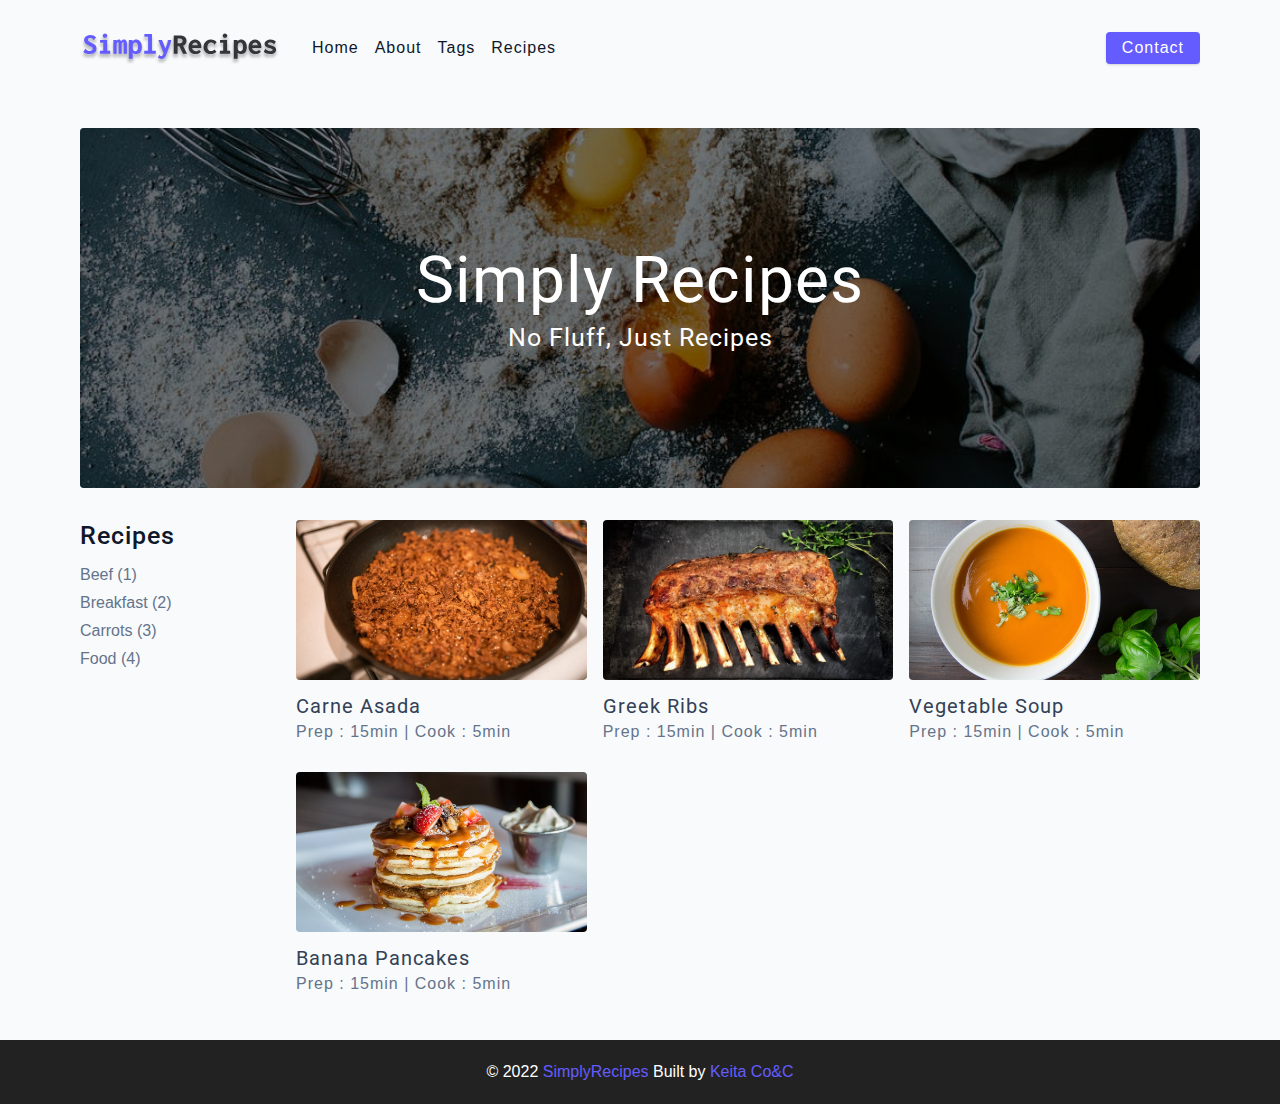
<file: index.html>
<!DOCTYPE html>
<html lang="en">
  <head>
    <meta charset="UTF-8" />
    <meta http-equiv="X-UA-Compatible" content="IE=edge" />
    <meta name="viewport" content="width=device-width, initial-scale=1.0" />
    <title>Simply Recipes || Starter</title>
    <!-- favicon -->
    <link rel="shortcut icon" href="./assets/favicon.ico" type="image/x-icon" />
    <!-- normalize -->
    <link rel="stylesheet" href="./css/normalize.css" />
    <!-- font-awesome -->
    <link
      rel="stylesheet"
      href="https://cdnjs.cloudflare.com/ajax/libs/font-awesome/5.14.0/css/all.min.css"
    />
    <!-- main css -->
    <link rel="stylesheet" href="./css/main.css" />
  </head>
  <body>
    <header>
      <nav class="nav">
        <div class="nav__header">
          <a href="index.html" class="nav__logo">
            <img src="./assets/logo.svg" alt="" />
          </a>
          <button id="btn" class="btn nav__btn">
            <i class="fas fa-align-justify"></i>
          </button>
        </div>

        <div class="nav__links">
          <a href="index.html" class="nav__link">home</a
          ><a href="about.html" class="nav__link">about</a
          ><a href="tags.html" class="nav__link">tags</a
          ><a href="recipes.html" class="nav__link">recipes</a>
          <div class="nav__link nav__contact">
            <a href="contact.html" class="btn">contact</a>
          </div>
        </div>
      </nav>
    </header>

    <main class="page">
      <header class="hero">
        <div class="hero__container">
          <div class="hero__text">
            <h1>Simply Recipes</h1>
            <h4>no fluff, just recipes</h4>
          </div>
        </div>
      </header>

      <section class="recipes">
        <div class="recipes__tags">
          <h4>Recipes</h4>

          <div class="recipes__tags--list">
            <a href="tag-template.html">Beef (1)</a>
            <a href="tag-template.html">Breakfast (2)</a>
            <a href="tag-template.html">Carrots (3)</a>
            <a href="tag-template.html">Food (4)</a>
          </div>
        </div>
        <div class="recipes__cards">
          <a href="single-recipe.html" class="recipes__card">
            <img
              src="./assets/recipes/recipe-1.jpeg"
              class="img recipes__card-img"
              alt=""
            />
            <h5>Carne Asada</h5>
            <p>Prep : 15min | Cook : 5min</p>
          </a>
          <a href="single-recipe.html" class="recipes__card">
            <img
              src="./assets/recipes/recipe-2.jpeg"
              class="img recipes__card-img"
              alt=""
            />
            <h5>Greek Ribs</h5>
            <p>Prep : 15min | Cook : 5min</p>
          </a>
          <a href="single-recipe.html" class="recipes__card">
            <img
              src="./assets/recipes/recipe-3.jpeg"
              class="img recipes__card-img"
              alt=""
            />
            <h5>Vegetable Soup</h5>
            <p>Prep : 15min | Cook : 5min</p>
          </a>
          <a href="single-recipe.html" class="recipes__card">
            <img
              src="./assets/recipes/recipe-4.jpeg"
              class="img recipes__card-img"
              alt=""
            />
            <h5>Banana Pancakes</h5>
            <p>Prep : 15min | Cook : 5min</p>
          </a>
        </div>
      </section>
    </main>

    <footer>
      <div>
        &copy; 2022 <span class="footer__logo">SimplyRecipes</span>
        Built by
        <a href="github.com/keita18">Keita Co&C</a>
      </div>
    </footer>

    <script src="./js/app.js"></script>
  </body>
</html>
</file>
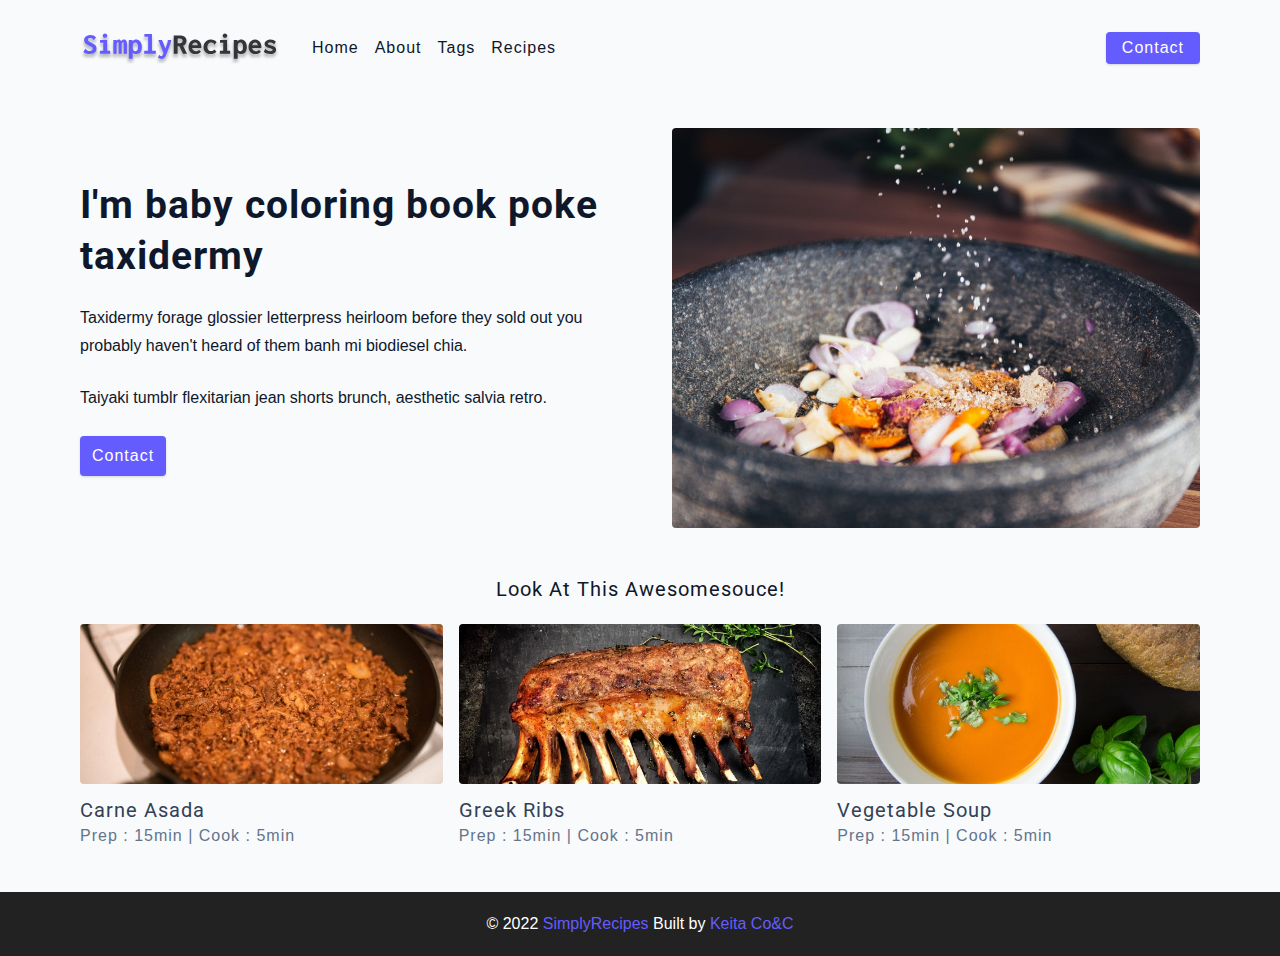
<file: about.html>
<!DOCTYPE html>
<html lang="en">
  <head>
    <meta charset="UTF-8" />
    <meta http-equiv="X-UA-Compatible" content="IE=edge" />
    <meta name="viewport" content="width=device-width, initial-scale=1.0" />
    <title>About || Starter</title>
    <!-- favicon -->
    <link rel="shortcut icon" href="./assets/favicon.ico" type="image/x-icon" />
    <!-- normalize -->
    <link rel="stylesheet" href="./css/normalize.css" />
    <!-- font-awesome -->
    <link
      rel="stylesheet"
      href="https://cdnjs.cloudflare.com/ajax/libs/font-awesome/5.14.0/css/all.min.css"
    />
    <!-- main css -->
    <link rel="stylesheet" href="./css/main.css" />
  </head>
  <body>
    <header>
      <nav class="nav">
        <div class="nav__header">
          <a href="index.html" class="nav__logo">
            <img src="./assets/logo.svg" alt="" />
          </a>
          <button id="btn" class="btn nav__btn">
            <i class="fas fa-align-justify"></i>
          </button>
        </div>

        <div class="nav__links">
          <a href="index.html" class="nav__link">home</a
          ><a href="about.html" class="nav__link">about</a
          ><a href="tags.html" class="nav__link">tags</a
          ><a href="recipes.html" class="nav__link">recipes</a>
          <div class="nav__link nav__contact">
            <a href="contact.html" class="btn">contact</a>
          </div>
        </div>
      </nav>
    </header>

    <main class="page">
      <section class="about">
        <article class="about__article">
          <h2>I'm baby coloring book poke taxidermy</h2>
          <p>
            Taxidermy forage glossier letterpress heirloom before they sold out
            you probably haven't heard of them banh mi biodiesel chia.
          </p>
          <p>
            Taiyaki tumblr flexitarian jean shorts brunch, aesthetic salvia
            retro.
          </p>
          <div class="">
            <a href="contact.html" class="btn">contact</a>
          </div>
        </article>
        <img src="./assets/about.jpeg" class="img about-img" alt="" />
      </section>

      <section class="featured">
        <h5 class="featured__title">Look At This Awesomesouce!
        </h5>
        <div class="recipes__cards">
          <a href="single-recipe.html" class="recipes__card">
            <img
              src="./assets/recipes/recipe-1.jpeg"
              class="img recipes__card-img"
              alt=""
            />
            <h5>Carne Asada</h5>
            <p>Prep : 15min | Cook : 5min</p>
          </a>

          <a href="single-recipe.html" class="recipes__card">
            <img
              src="./assets/recipes/recipe-2.jpeg"
              class="img recipes__card-img"
              alt=""
            />
            <h5>Greek Ribs</h5>
            <p>Prep : 15min | Cook : 5min</p>
          </a>
          <a href="single-recipe.html" class="recipes__card">
            <img
              src="./assets/recipes/recipe-3.jpeg"
              class="img recipes__card-img"
              alt=""
            />
            <h5>Vegetable Soup</h5>
            <p>Prep : 15min | Cook : 5min</p>
          </a>
        </div>
      </section>
    </main>

    <footer>
      <div>
        &copy; 2022 <span class="footer__logo">SimplyRecipes</span>
        Built by
        <a href="github.com/keita18">Keita Co&C</a>
      </div>
    </footer>

    <script src="./js/app.js"></script>
  </body>
</html>
</file>
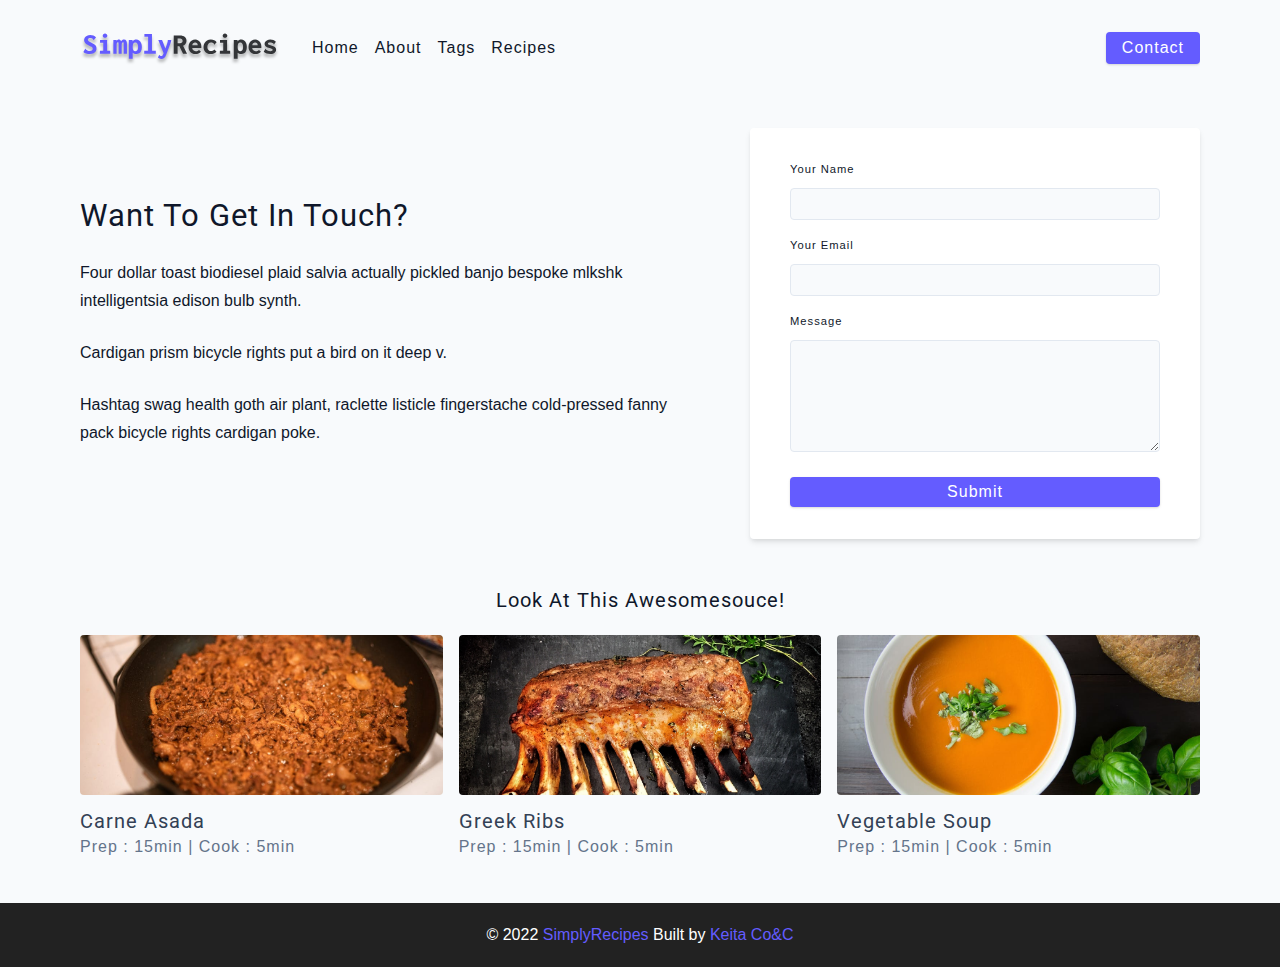
<file: contact.html>
<!DOCTYPE html>
<html lang="en">
  <head>
    <meta charset="UTF-8" />
    <meta http-equiv="X-UA-Compatible" content="IE=edge" />
    <meta name="viewport" content="width=device-width, initial-scale=1.0" />
    <title>Contact || Starter</title>
    <!-- favicon -->
    <link rel="shortcut icon" href="./assets/favicon.ico" type="image/x-icon" />
    <!-- normalize -->
    <link rel="stylesheet" href="./css/normalize.css" />
    <!-- font-awesome -->
    <link
      rel="stylesheet"
      href="https://cdnjs.cloudflare.com/ajax/libs/font-awesome/5.14.0/css/all.min.css"
    />
    <!-- main css -->
    <link rel="stylesheet" href="./css/main.css" />
  </head>
  <body>
    <header>
      <nav class="nav">
        <div class="nav__header">
          <a href="index.html" class="nav__logo">
            <img src="./assets/logo.svg" alt="" />
          </a>
          <button id="btn" class="btn nav__btn">
            <i class="fas fa-align-justify"></i>
          </button>
        </div>

        <div class="nav__links">
          <a href="index.html" class="nav__link">home</a
          ><a href="about.html" class="nav__link">about</a
          ><a href="tags.html" class="nav__link">tags</a
          ><a href="recipes.html" class="nav__link">recipes</a>
          <div class="nav__link nav__contact">
            <a href="contact.html" class="btn">contact</a>
          </div>
        </div>
      </nav>
    </header>

    <main class="page">
      <section class="contact">
        <article class="contact__article">
          <h3>Want To Get In Touch?</h3>
          <p>
            Four dollar toast biodiesel plaid salvia actually pickled banjo
            bespoke mlkshk intelligentsia edison bulb synth.
          </p>
          <p>Cardigan prism bicycle rights put a bird on it deep v.</p>
          <p>
            Hashtag swag health goth air plant, raclette listicle fingerstache
            cold-pressed fanny pack bicycle rights cardigan poke.
          </p>
        </article>

        <form action="post" class="form contact__form">
          <div class="form-row">
            <label for="name" class="form-label">Your Name</label>
            <input type="text" class="form-input" name="name" id="name" />
          </div>
          <div class="form-row">
            <label for="email" class="form-label">Your Email</label>
            <input type="text" class="form-input" name="email" id="email" />
          </div>
          <div class="form-row">
            <label for="message" class="form-label">Message</label>
            <textarea
              name="message"
              id="message"
              cols="30"
              rows="10"
              class="form-textarea"
            ></textarea>
          </div>
          <button class="btn contact__btn" type="submit">Submit</button>
        </form>
      </section>

      <section class="featured">
        <h5 class="featured__title">Look At This Awesomesouce!</h5>
        <div class="recipes__cards">
          <a href="single-recipe.html" class="recipes__card">
            <img
              src="./assets/recipes/recipe-1.jpeg"
              class="img recipes__card-img"
              alt=""
            />
            <h5>Carne Asada</h5>
            <p>Prep : 15min | Cook : 5min</p>
          </a>

          <a href="single-recipe.html" class="recipes__card">
            <img
              src="./assets/recipes/recipe-2.jpeg"
              class="img recipes__card-img"
              alt=""
            />
            <h5>Greek Ribs</h5>
            <p>Prep : 15min | Cook : 5min</p>
          </a>
          <a href="single-recipe.html" class="recipes__card">
            <img
              src="./assets/recipes/recipe-3.jpeg"
              class="img recipes__card-img"
              alt=""
            />
            <h5>Vegetable Soup</h5>
            <p>Prep : 15min | Cook : 5min</p>
          </a>
        </div>
      </section>
    </main>

    <footer>
      <div>
        &copy; 2022 <span class="footer__logo">SimplyRecipes</span>
        Built by
        <a href="github.com/keita18">Keita Co&C</a>
      </div>
    </footer>

    <script src="./js/app.js"></script>
  </body>
</html>
</file>
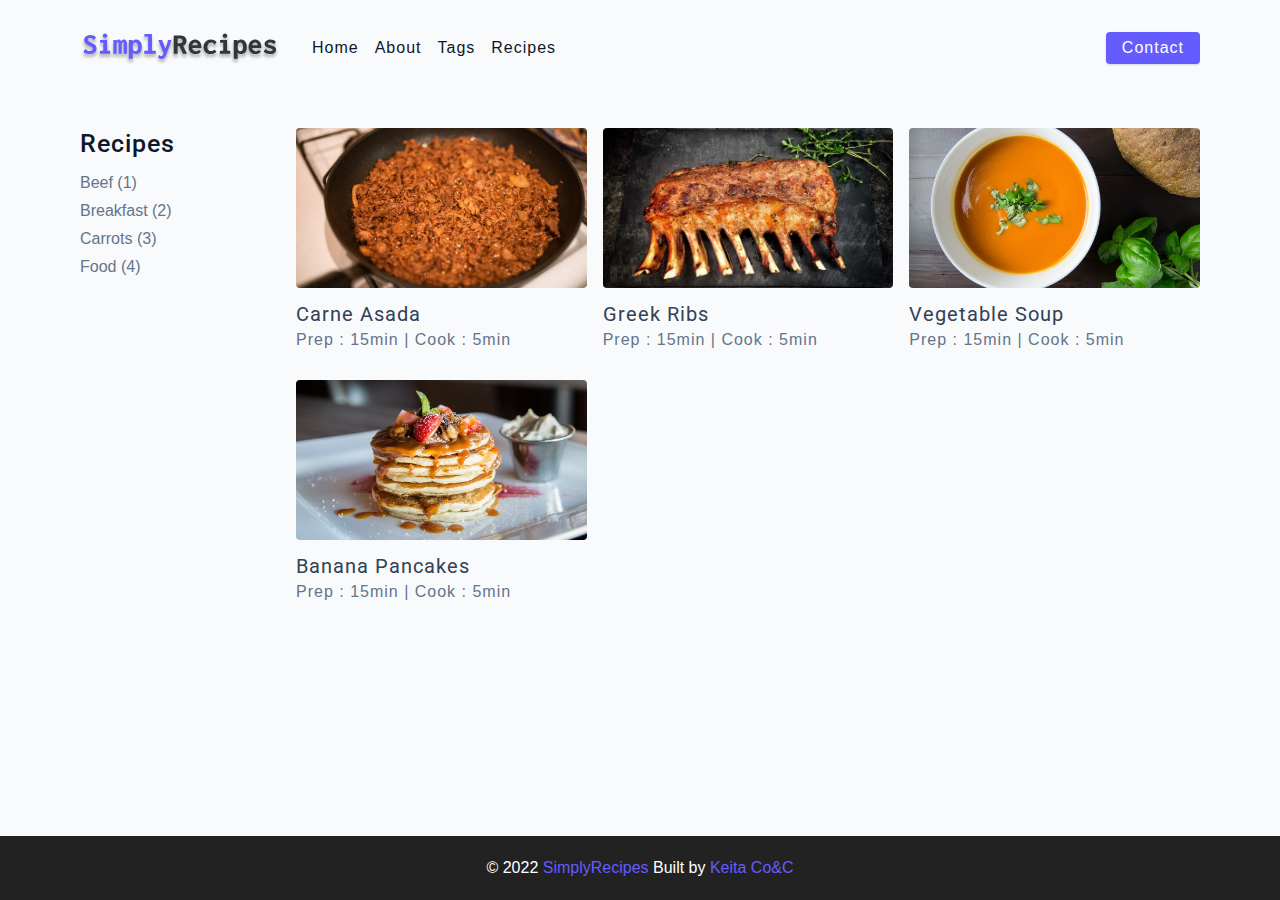
<file: recipes.html>
<!DOCTYPE html>
<html lang="en">
  <head>
    <meta charset="UTF-8" />
    <meta http-equiv="X-UA-Compatible" content="IE=edge" />
    <meta name="viewport" content="width=device-width, initial-scale=1.0" />
    <title>Recipes || Starter</title>
    <!-- favicon -->
    <link rel="shortcut icon" href="./assets/favicon.ico" type="image/x-icon" />
    <!-- normalize -->
    <link rel="stylesheet" href="./css/normalize.css" />
    <!-- font-awesome -->
    <link
      rel="stylesheet"
      href="https://cdnjs.cloudflare.com/ajax/libs/font-awesome/5.14.0/css/all.min.css"
    />
    <!-- main css -->
    <link rel="stylesheet" href="./css/main.css" />
  </head>
  <body>
    <header>
      <nav class="nav">
        <div class="nav__header">
          <a href="index.html" class="nav__logo">
            <img src="./assets/logo.svg" alt="" />
          </a>
          <button id="btn" class="btn nav__btn">
            <i class="fas fa-align-justify"></i>
          </button>
        </div>

        <div class="nav__links">
          <a href="index.html" class="nav__link">home</a
          ><a href="about.html" class="nav__link">about</a
          ><a href="tags.html" class="nav__link">tags</a
          ><a href="recipes.html" class="nav__link">recipes</a>
          <div class="nav__link nav__contact">
            <a href="contact.html" class="btn">contact</a>
          </div>
        </div>
      </nav>
    </header>

    <main class="page">
      <section class="recipes">
        <div class="recipes__tags">
          <h4>Recipes</h4>

          <div class="recipes__tags--list">
            <a href="tag-template.html">Beef (1)</a>
            <a href="tag-template.html">Breakfast (2)</a>
            <a href="tag-template.html">Carrots (3)</a>
            <a href="tag-template.html">Food (4)</a>
          </div>
        </div>
        <div class="recipes__cards">
          <a href="single-recipe.html" class="recipes__card">
            <img
              src="./assets/recipes/recipe-1.jpeg"
              class="img recipes__card-img"
              alt=""
            />
            <h5>Carne Asada</h5>
            <p>Prep : 15min | Cook : 5min</p>
          </a>
          <a href="single-recipe.html" class="recipes__card">
            <img
              src="./assets/recipes/recipe-2.jpeg"
              class="img recipes__card-img"
              alt=""
            />
            <h5>Greek Ribs</h5>
            <p>Prep : 15min | Cook : 5min</p>
          </a>
          <a href="single-recipe.html" class="recipes__card">
            <img
              src="./assets/recipes/recipe-3.jpeg"
              class="img recipes__card-img"
              alt=""
            />
            <h5>Vegetable Soup</h5>
            <p>Prep : 15min | Cook : 5min</p>
          </a>
          <a href="single-recipe.html" class="recipes__card">
            <img
              src="./assets/recipes/recipe-4.jpeg"
              class="img recipes__card-img"
              alt=""
            />
            <h5>Banana Pancakes</h5>
            <p>Prep : 15min | Cook : 5min</p>
          </a>
        </div>
      </section>
    </main>

    <footer>
      <div>
        &copy; 2022 <span class="footer__logo">SimplyRecipes</span>
        Built by
        <a href="github.com/keita18">Keita Co&C</a>
      </div>
    </footer>

    <script src="./js/app.js"></script>
  </body>
</html>
</file>
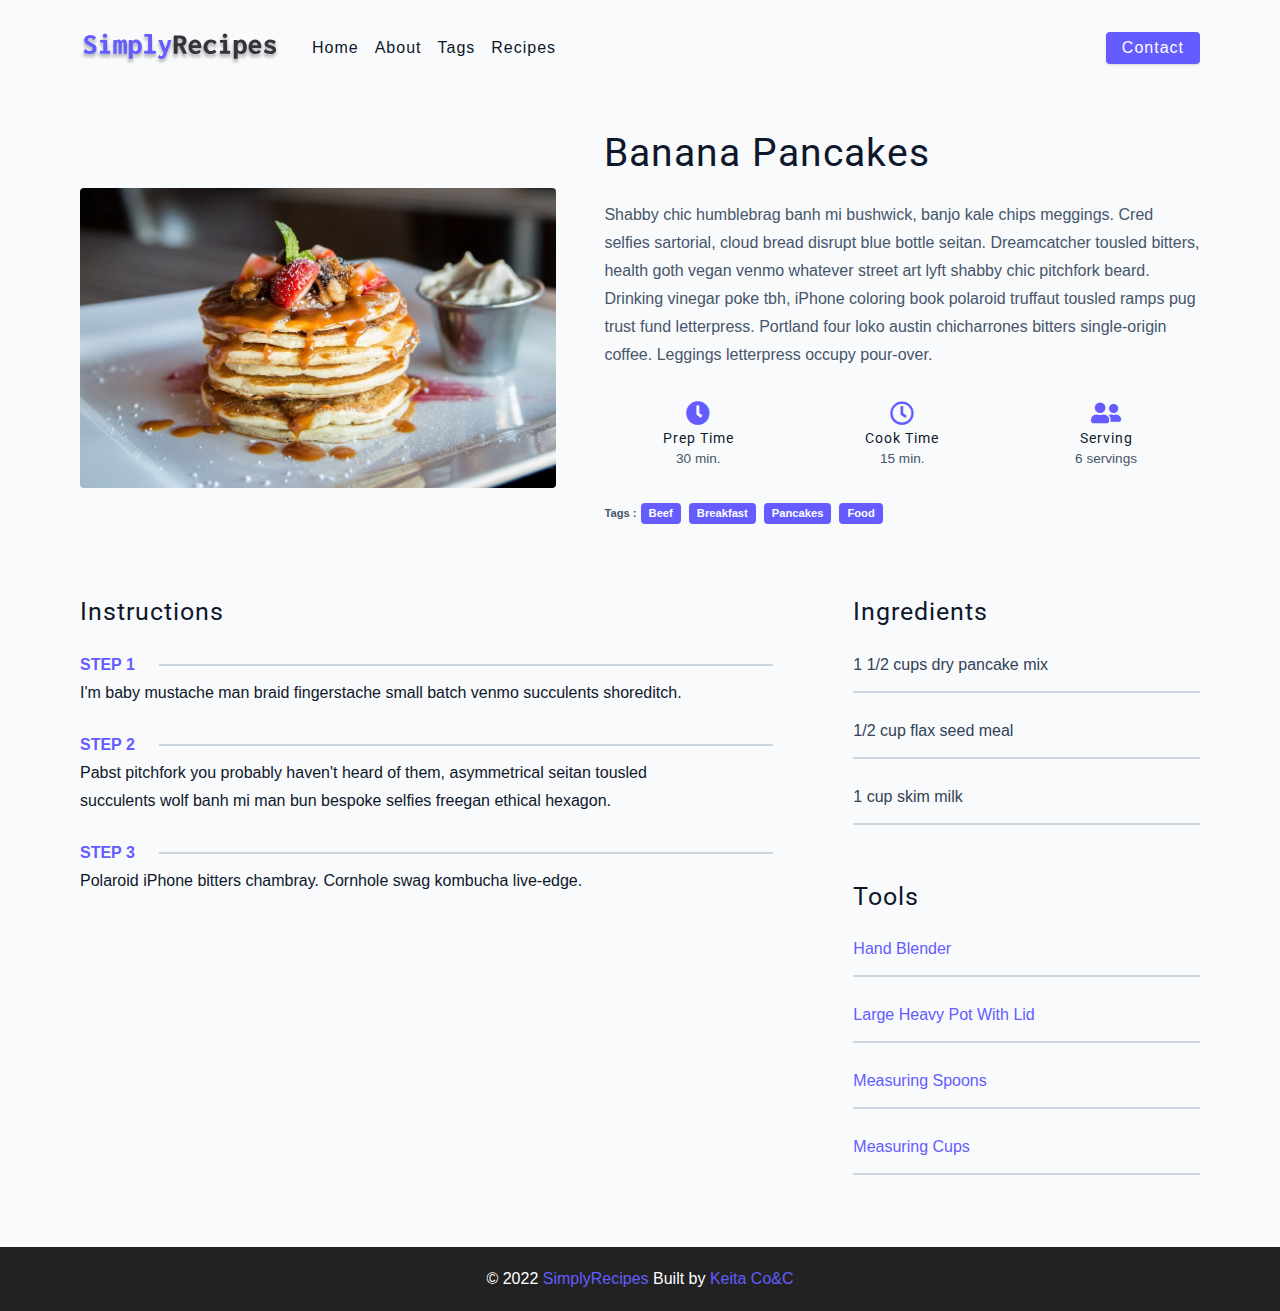
<file: single-recipe.html>
<!DOCTYPE html>
<html lang="en">
  <head>
    <meta charset="UTF-8" />
    <meta http-equiv="X-UA-Compatible" content="IE=edge" />
    <meta name="viewport" content="width=device-width, initial-scale=1.0" />
    <title>Single Recipe || Starter</title>
    <!-- favicon -->
    <link rel="shortcut icon" href="./assets/favicon.ico" type="image/x-icon" />
    <!-- normalize -->
    <link rel="stylesheet" href="./css/normalize.css" />
    <!-- font-awesome -->
    <link
      rel="stylesheet"
      href="https://cdnjs.cloudflare.com/ajax/libs/font-awesome/5.14.0/css/all.min.css"
    />
    <!-- main css -->
    <link rel="stylesheet" href="./css/main.css" />
  </head>
  <body>
    <header>
      <nav class="nav">
        <div class="nav__header">
          <a href="index.html" class="nav__logo">
            <img src="./assets/logo.svg" alt="" />
          </a>
          <button id="btn" class="btn nav__btn">
            <i class="fas fa-align-justify"></i>
          </button>
        </div>

        <div class="nav__links">
          <a href="index.html" class="nav__link">home</a
          ><a href="about.html" class="nav__link">about</a
          ><a href="tags.html" class="nav__link">tags</a
          ><a href="recipes.html" class="nav__link">recipes</a>
          <div class="nav__link nav__contact">
            <a href="contact.html" class="btn">contact</a>
          </div>
        </div>
      </nav>
    </header>
    <!-- single recipe page -->
    <main class="page">
      <section class="recipe-hero">
        <img
          src="./assets/recipes/recipe-4.jpeg"
          alt=""
          class="img recipe-hero__img"
        />
        <article class="recipe-hero__article">
          <h2>Banana Pancakes</h2>
          <p>
            Shabby chic humblebrag banh mi bushwick, banjo kale chips meggings.
            Cred selfies sartorial, cloud bread disrupt blue bottle seitan.
            Dreamcatcher tousled bitters, health goth vegan venmo whatever
            street art lyft shabby chic pitchfork beard. Drinking vinegar poke
            tbh, iPhone coloring book polaroid truffaut tousled ramps pug trust
            fund letterpress. Portland four loko austin chicharrones bitters
            single-origin coffee. Leggings letterpress occupy pour-over.
          </p>
          <div class="recipe-hero__icons">
            <article>
              <i class="fas fa-clock"></i>
              <h5>prep time</h5>
              <p>30 min.</p>
            </article>
            <article>
              <i class="far fa-clock"></i>
              <h5>cook time</h5>
              <p>15 min.</p>
            </article>
            <article>
              <i class="fas fa-user-friends"></i>
              <h5>serving</h5>
              <p>6 servings</p>
            </article>
          </div>
          <p class="recipe-hero__tags">
            Tags : <a href="tag-template.html">beef</a>
            <a href="tag-template.html">breakfast</a>
            <a href="tag-template.html">pancakes</a>
            <a href="tag-template.html">food</a>
          </p>
        </article>
      </section>
      <section class="recipes-content">
        <article class="instructions">
          <h4>Instructions</h4>
          <div class="instructions__single">
            <header>
              <p>Step 1</p>
              <div></div>
            </header>
            <p>
              I'm baby mustache man braid fingerstache small batch venmo
              succulents shoreditch.
            </p>
          </div>

          <div class="instructions__single">
            <header>
              <p>Step 2</p>
              <div></div>
            </header>
            <p>
              Pabst pitchfork you probably haven't heard of them, asymmetrical
              seitan tousled succulents wolf banh mi man bun bespoke selfies
              freegan ethical hexagon.
            </p>
          </div>

          <div class="instructions__single">
            <header>
              <p>Step 3</p>
              <div></div>
            </header>
            <p>
              Polaroid iPhone bitters chambray. Cornhole swag kombucha
              live-edge.
            </p>
          </div>
        </article>
        <article class="second-column">
          <article class="Ingredients">
            <h4>Ingredients</h4>
            <p>1 1/2 cups dry pancake mix</p>
            <p>1/2 cup flax seed meal</p>
            <p>1 cup skim milk</p>
          </article>

          <article class="tools">
            <h4>Tools</h4>
            <p>Hand Blender</p>
            <p>Large Heavy Pot With Lid</p>
            <p>Measuring Spoons</p>
            <p>Measuring Cups</p>
          </article>
        </article>
      </section>
    </main>
    <!-- end of single recipe page -->
    <footer>
      <div>
        &copy; 2022 <span class="footer__logo">SimplyRecipes</span>
        Built by
        <a href="github.com/keita18">Keita Co&C</a>
      </div>
    </footer>

    <script src="./js/app.js"></script>
  </body>
</html>
</file>
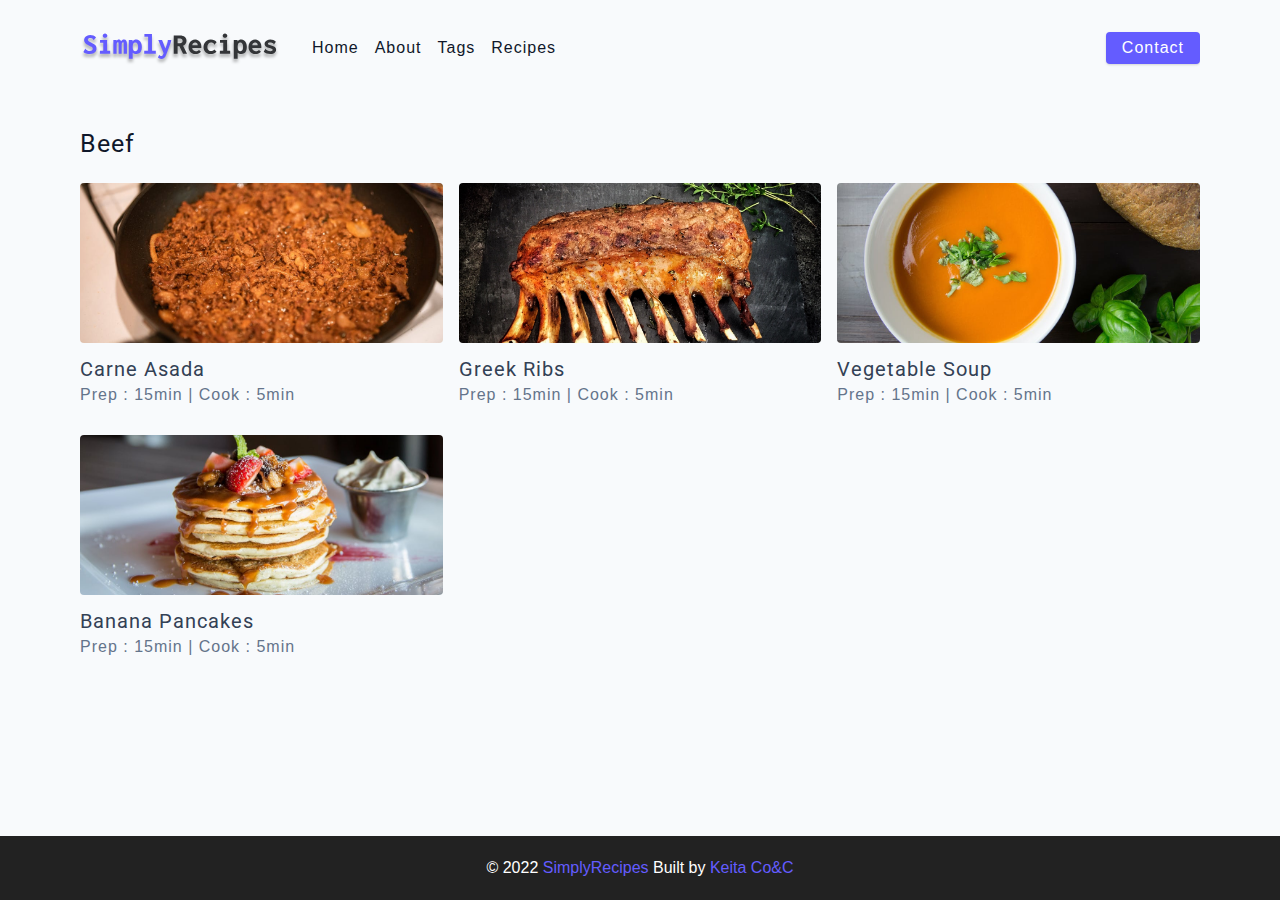
<file: tag-template.html>
<!DOCTYPE html>
<html lang="en">
  <head>
    <meta charset="UTF-8" />
    <meta http-equiv="X-UA-Compatible" content="IE=edge" />
    <meta name="viewport" content="width=device-width, initial-scale=1.0" />
    <title>Beef|| Starter</title>
    <!-- favicon -->
    <link rel="shortcut icon" href="./assets/favicon.ico" type="image/x-icon" />
    <!-- normalize -->
    <link rel="stylesheet" href="./css/normalize.css" />
    <!-- font-awesome -->
    <link
      rel="stylesheet"
      href="https://cdnjs.cloudflare.com/ajax/libs/font-awesome/5.14.0/css/all.min.css"
    />
    <!-- main css -->
    <link rel="stylesheet" href="./css/main.css" />
  </head>
  <body>
    <header>
      <nav class="nav">
        <div class="nav__header">
          <a href="index.html" class="nav__logo">
            <img src="./assets/logo.svg" alt="" />
          </a>
          <button id="btn" class="btn nav__btn">
            <i class="fas fa-align-justify"></i>
          </button>
        </div>

        <div class="nav__links">
          <a href="index.html" class="nav__link">home</a
          ><a href="about.html" class="nav__link">about</a
          ><a href="tags.html" class="nav__link">tags</a
          ><a href="recipes.html" class="nav__link">recipes</a>
          <div class="nav__link nav__contact">
            <a href="contact.html" class="btn">contact</a>
          </div>
        </div>
      </nav>
    </header>

    <main class="page">
      <section class="featured__recipes">
        <h4>Beef</h4>
        <div class="recipes__cards">
          <a href="single-recipe.html" class="recipes__card">
            <img
              src="./assets/recipes/recipe-1.jpeg"
              class="img recipes__card-img"
              alt=""
            />
            <h5>Carne Asada</h5>
            <p>Prep : 15min | Cook : 5min</p>
          </a>
          <a href="single-recipe.html" class="recipes__card">
            <img
              src="./assets/recipes/recipe-2.jpeg"
              class="img recipes__card-img"
              alt=""
            />
            <h5>Greek Ribs</h5>
            <p>Prep : 15min | Cook : 5min</p>
          </a>
          <a href="single-recipe.html" class="recipes__card">
            <img
              src="./assets/recipes/recipe-3.jpeg"
              class="img recipes__card-img"
              alt=""
            />
            <h5>Vegetable Soup</h5>
            <p>Prep : 15min | Cook : 5min</p>
          </a>
          <a href="single-recipe.html" class="recipes__card">
            <img
              src="./assets/recipes/recipe-4.jpeg"
              class="img recipes__card-img"
              alt=""
            />
            <h5>Banana Pancakes</h5>
            <p>Prep : 15min | Cook : 5min</p>
          </a>
        </div>
      </section>
    </main>

    <footer>
      <div>
        &copy; 2022 <span class="footer__logo">SimplyRecipes</span>
        Built by
        <a href="github.com/keita18">Keita Co&C</a>
      </div>
    </footer>

    <script src="./js/app.js"></script>
  </body>
</html>
</file>
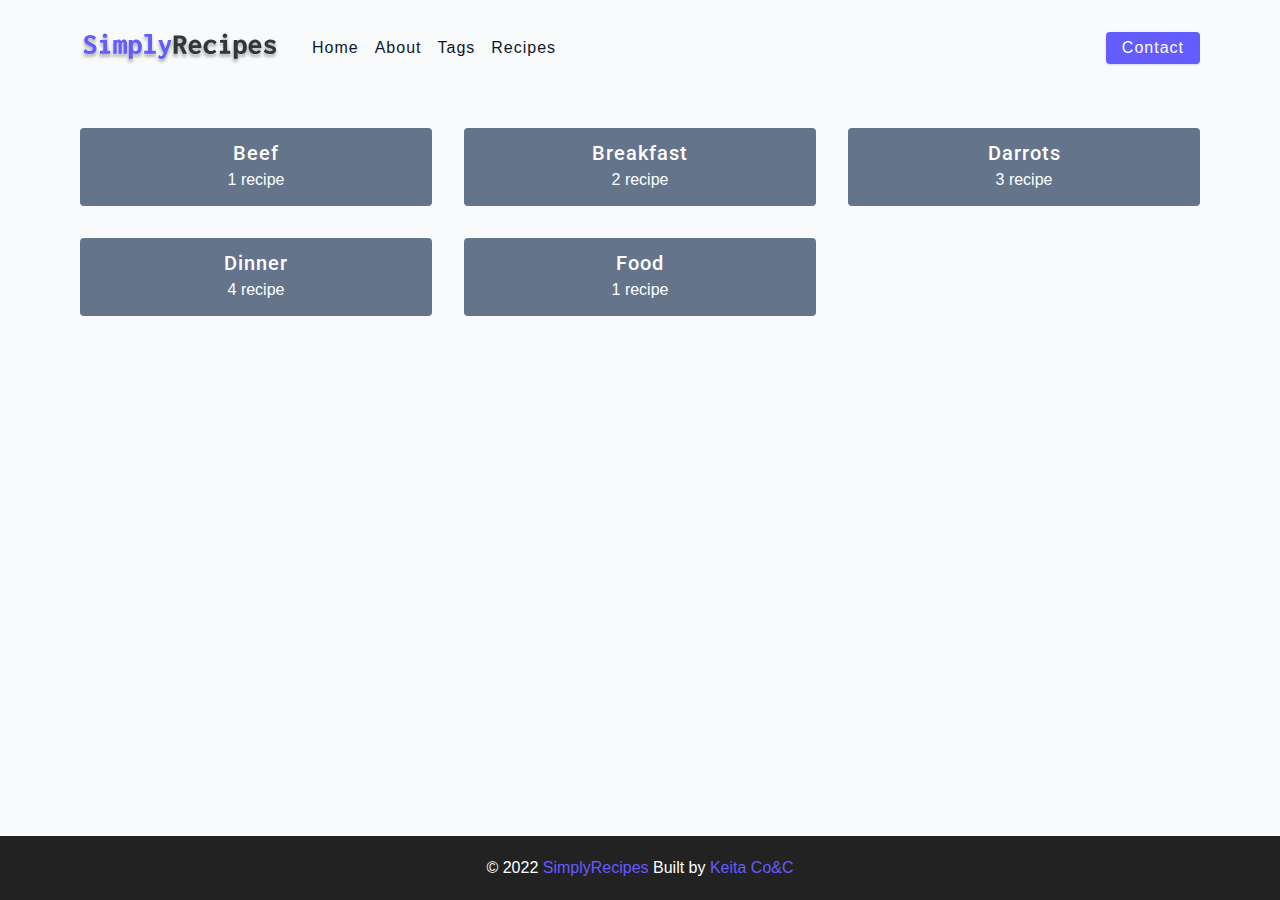
<file: tags.html>
<!DOCTYPE html>
<html lang="en">
  <head>
    <meta charset="UTF-8" />
    <meta http-equiv="X-UA-Compatible" content="IE=edge" />
    <meta name="viewport" content="width=device-width, initial-scale=1.0" />
    <title>Tags || Starter</title>
    <!-- favicon -->
    <link rel="shortcut icon" href="./assets/favicon.ico" type="image/x-icon" />
    <!-- normalize -->
    <link rel="stylesheet" href="./css/normalize.css" />
    <!-- font-awesome -->
    <link
      rel="stylesheet"
      href="https://cdnjs.cloudflare.com/ajax/libs/font-awesome/5.14.0/css/all.min.css"
    />
    <!-- main css -->
    <link rel="stylesheet" href="./css/main.css" />
  </head>
  <body>
    <header>
      <nav class="nav">
        <div class="nav__header">
          <a href="index.html" class="nav__logo">
            <img src="./assets/logo.svg" alt="" />
          </a>
          <button id="btn" class="btn nav__btn">
            <i class="fas fa-align-justify"></i>
          </button>
        </div>

        <div class="nav__links">
          <a href="index.html" class="nav__link">home</a
          ><a href="about.html" class="nav__link">about</a
          ><a href="tags.html" class="nav__link">tags</a
          ><a href="recipes.html" class="nav__link">recipes</a>
          <div class="nav__link nav__contact">
            <a href="contact.html" class="btn">contact</a>
          </div>
        </div>
      </nav>
    </header>

    <main class="page">
      <section class="tags">
        <a href="tag-template.html" class="tag">
          <h5>Beef</h5>
          <p>1 recipe</p>
        </a>
        <a href="tag-template.html" class="tag">
          <h5>Breakfast</h5>
          <p>2 recipe</p>
        </a>
        <a href="tag-template.html" class="tag">
          <h5>Darrots</h5>
          <p>3 recipe</p>
        </a>
        <a href="tag-template.html" class="tag">
          <h5>Dinner</h5>
          <p>4 recipe</p>
        </a>
        <a href="tag-template.html" class="tag">
          <h5>Food</h5>
          <p>1 recipe</p>
        </a>
      </section>
    </main>

    <footer>
      <div>
        &copy; 2022 <span class="footer__logo">SimplyRecipes</span>
        Built by
        <a href="github.com/keita18">Keita Co&C</a>
      </div>
    </footer>

    <script src="./js/app.js"></script>
  </body>
</html>
</file>
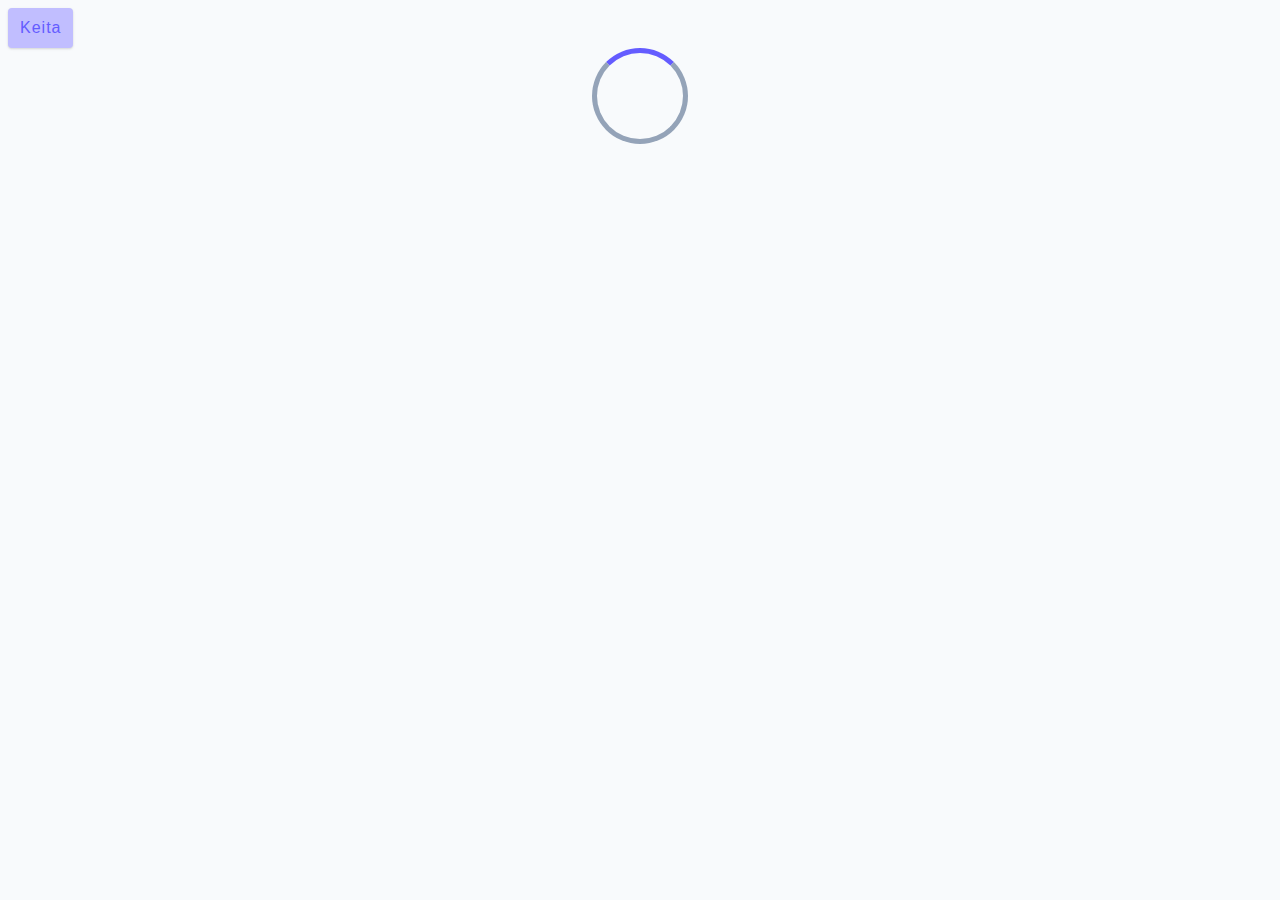
<file: test.html>
<!DOCTYPE html>
<html lang="en">
<head>
    <meta charset="UTF-8">
    <meta http-equiv="X-UA-Compatible" content="IE=edge">
    <meta name="viewport" content="width=device-width, initial-scale=1.0">
    <title>Document</title>
    <link rel="stylesheet" href="css/main.css">
</head>
<body>
    <div class="btn btn-hipster ">
        Keita
    </div>

    <div class="loading"></div>
</body>
</html>
</file>
<file: css/main.css>
@import url("https://fonts.googleapis.com/css2?family=Roboto:wght@400;500;600&family=Montserrat&display=swap");
*,
::after,
::before {
  box-sizing: border-box;
}

/* fonts */
html {
  font-size: 100%;
} /*16px*/
:root {
  /* colors */
  --primary-100: #e2e0ff;
  --primary-200: #c1beff;
  --primary-300: #a29dff;
  --primary-400: #837dff;
  --primary-500: #645cff;
  --primary-600: #504acc;
  --primary-700: #3c3799;
  --primary-800: #282566;
  --primary-900: #141233;
  /* grey */
  --grey-50: #f8fafc;
  --grey-100: #f1f5f9;
  --grey-200: #e2e8f0;
  --grey-300: #cbd5e1;
  --grey-400: #94a3b8;
  --grey-500: #64748b;
  --grey-600: #475569;
  --grey-700: #334155;
  --grey-800: #1e293b;
  --grey-900: #0f172a;
  /* rest of the colors */
  --black: #222;
  --white: #fff;
  --red-light: #f8d7da;
  --red-dark: #842029;
  --green-light: #d1e7dd;
  --green-dark: #0f5132;
  /* fonts  */
  --headingFont: "Roboto", sans-serif;
  --bodyFont: "Nunito", sans-serif;
  --smallText: 0.7em;
  /* rest of the vars */
  --backgroundColor: var(--grey-50);
  --textColor: var(--grey-900);
  --borderRadius: 0.25rem;
  --letterSpacing: 1px;
  --transition: 0.3s ease-in-out all;
  --max-width: 1120px;
  --fixed-width: 600px;
  /* box shadow*/
  --shadow-1: 0 1px 3px 0 rgba(0, 0, 0, 0.1), 0 1px 2px 0 rgba(0, 0, 0, 0.06);
  --shadow-2: 0 4px 6px -1px rgba(0, 0, 0, 0.1),
    0 2px 4px -1px rgba(0, 0, 0, 0.06);
  --shadow-3: 0 10px 15px -3px rgba(0, 0, 0, 0.1),
    0 4px 6px -2px rgba(0, 0, 0, 0.05);
  --shadow-4: 0 20px 25px -5px rgba(0, 0, 0, 0.1),
    0 10px 10px -5px rgba(0, 0, 0, 0.04);
}

body {
  background: var(--backgroundColor);
  font-family: var(--bodyFont);
  font-weight: 400;
  line-height: 1.75;
  color: var(--textColor);
}

p {
  margin-top: 0;
  margin-bottom: 1.5rem;
  max-width: 40em;
}

h1,
h2,
h3,
h4,
h5 {
  margin: 0;
  margin-bottom: 1.38rem;
  font-family: var(--headingFont);
  font-weight: 400;
  line-height: 1.3;
  text-transform: capitalize;
  letter-spacing: var(--letterSpacing);
}

h1 {
  margin-top: 0;
  font-size: 3.052rem;
}

h2 {
  font-size: 2.441rem;
}

h3 {
  font-size: 1.953rem;
}

h4 {
  font-size: 1.563rem;
}

h5 {
  font-size: 1.25rem;
}

small,
.text-small {
  font-size: var(--smallText);
}

a {
  text-decoration: none;
}

ul {
  list-style-type: none;
  padding: 0;
}

.img {
  width: 100%;
  display: block;
  -o-object-fit: cover;
     object-fit: cover;
}

/* buttons */
.btn {
  cursor: pointer;
  color: var(--white);
  background: var(--primary-500);
  border: transparent;
  border-radius: var(--borderRadius);
  letter-spacing: var(--letterSpacing);
  padding: 0.375rem 0.75rem;
  box-shadow: var(--shadow-1);
  transition: var(--transition);
  text-transform: capitalize;
  display: inline-block;
}

.btn:hover {
  background: var(--primary-700);
  box-shadow: var(--shadow-3);
}

.btn-hipster {
  color: var(--primary-500);
  background: var(--primary-200);
}

.btn-hipster:hover {
  color: var(--primary-200);
  background: var(--primary-700);
}

.btn-block {
  width: 100%;
}

/* alerts */
.alert {
  padding: 0.375rem 0.75rem;
  margin-bottom: 1rem;
  border-color: transparent;
  border-radius: var(--borderRadius);
}

.alert-danger {
  color: var(--red-dark);
  background: var(--red-light);
}

.alert-success {
  color: var(--green-dark);
  background: var(--green-light);
}

/* form */
.form {
  width: 90vw;
  max-width: var(--fixed-width);
  background: var(--white);
  border-radius: var(--borderRadius);
  box-shadow: var(--shadow-2);
  padding: 2rem 2.5rem;
  margin: 3rem auto;
}

.form-label {
  display: block;
  font-size: var(--smallText);
  margin-bottom: 0.5rem;
  text-transform: capitalize;
  letter-spacing: var(--letterSpacing);
}

.form-input,
.form-textarea {
  width: 100%;
  padding: 0.375rem 0.75rem;
  border-radius: var(--borderRadius);
  background: var(--backgroundColor);
  border: 1px solid var(--grey-200);
}

.form-row {
  margin-bottom: 1rem;
}

.form-textarea {
  height: 7rem;
}

::-moz-placeholder {
  font-family: inherit;
  color: var(--grey-400);
}

:-ms-input-placeholder {
  font-family: inherit;
  color: var(--grey-400);
}

::placeholder {
  font-family: inherit;
  color: var(--grey-400);
}

.form-alert {
  color: var(--red-dark);
  letter-spacing: var(--letterSpacing);
  text-transform: capitalize;
}

/* alert */
@-webkit-keyframes spinner {
  to {
    transform: rotate(360deg);
  }
}
@keyframes spinner {
  to {
    transform: rotate(360deg);
  }
}
.loading {
  width: 6rem;
  height: 6rem;
  border: 5px solid var(--grey-400);
  border-radius: 50%;
  border-top-color: var(--primary-500);
  -webkit-animation: spinner 0.6s linear infinite;
          animation: spinner 0.6s linear infinite;
}

.loading {
  margin: 0 auto;
}

/* title */
.title {
  text-align: center;
}

.title-underline {
  background: var(--primary-500);
  width: 7rem;
  height: 0.25rem;
  margin: 0 auto;
  margin-top: -1rem;
}

/*
=============== 
Navbar
===============
*/
.page {
  width: 90vw;
  max-width: var(--max-width);
  padding-top: 2rem;
  min-height: calc(100vh - 10rem);
  margin: auto;
}

.hero {
  height: 40vh;
  background: url("../assets/main.jpeg") center/cover;
  border-radius: var(--borderRadius);
  margin-bottom: 2rem;
}
.hero__container {
  border-radius: var(--borderRadius);
  height: 100%;
  width: 100%;
  background: rgba(0, 0, 0, 0.4);
  display: flex;
  flex-direction: column;
  align-items: center;
  justify-content: center;
}
.hero__text {
  color: var(--white);
  text-align: center;
}

.recipes {
  display: grid;
  gap: 2rem 1rem;
}
.recipes__tags {
  order: 1;
  display: flex;
  flex-direction: column;
  padding-bottom: 3rem;
}
.recipes__tags h4 {
  margin-bottom: 0.5rem;
  font-weight: 500;
}
.recipes__tags--list {
  display: grid;
  grid-template-columns: 1fr 1fr 1fr;
}
.recipes__tags--list a {
  text-transform: capitalize;
  display: block;
  color: var(--grey-500);
  transition: var(--transition);
}
.recipes__tags--list a:hover {
  color: var(--primary-500);
}
.recipes__cards {
  display: grid;
  grid-template-columns: 1fr;
  gap: 2rem 1rem;
  padding-bottom: 3rem;
}
.recipes__card-img {
  height: 15rem;
  margin-bottom: 1rem;
  border-radius: var(--borderRadius);
}
.recipes__card h5 {
  margin-bottom: 0;
  margin-top: 0.25rem;
  line-height: 1;
  color: var(--grey-700);
}
.recipes__card p {
  margin-bottom: 0;
  line-height: 1;
  color: var(--grey-500);
  margin-top: 0.5rem;
  letter-spacing: var(--letterSpacing);
}

.about {
  display: grid;
  gap: 2rem 4rem;
  padding-bottom: 3rem;
}
.about-img {
  height: 300px;
  border-radius: var(--borderRadius);
}
.about h2 {
  font-weight: bold;
  text-transform: none;
}

.featured__title {
  text-align: center;
}

.contact {
  display: grid;
  gap: 2rem 3rem;
  padding-bottom: 3rem;
  justify-content: center;
}
.contact__form {
  width: 100%;
  margin: 0;
}
.contact__btn {
  width: 100%;
}

.tags {
  display: grid;
  grid-template-columns: 1fr;
  gap: 2rem;
  padding-bottom: 3rem;
}

.tag {
  text-align: center;
  color: var(--white);
  border-radius: var(--borderRadius);
  background: var(--grey-500);
  transition: var(--transition);
  padding: 0.75rem 0;
}
.tag h5 {
  margin: 0;
  font-weight: 500;
}
.tag p {
  margin: 0;
}
.tag:hover {
  background: var(--primary-500);
}

.recipe-hero {
  display: grid;
  gap: 3rem;
}
.recipe-hero__img {
  height: 300px;
  border-radius: var(--borderRadius);
}
.recipe-hero p {
  color: var(--grey-600);
}
.recipe-hero__icons {
  display: grid;
  grid-template-columns: repeat(3, 1fr);
  gap: 1rem;
  margin: 2rem 0;
  text-align: center;
  font-size: 0.85rem;
}
.recipe-hero__icons i {
  color: var(--primary-500);
  font-size: 1.5rem;
}
.recipe-hero__icons h5 {
  font-size: 0.85rem;
  margin: 0;
}
.recipe-hero__icons p {
  margin: 0;
}
.recipe-hero__tags {
  display: flex;
  font-size: 0.7em;
  align-items: center;
  flex-wrap: wrap;
  font-weight: 600;
}
.recipe-hero__tags a {
  background: var(--primary-500);
  border-radius: var(--borderRadius);
  color: var(--white);
  padding: 0.05rem 0.5rem;
  margin: 0 0.25rem;
  text-transform: capitalize;
}

.recipes-content {
  padding: 3rem 0;
  display: grid;
  gap: 2rem 5rem;
}

.instructions header {
  display: grid;
  grid-template-columns: auto 1fr;
  gap: 1.5rem;
  align-items: center;
}
.instructions header div {
  height: 2px;
  background: var(--grey-300);
}
.instructions header p {
  color: var(--primary-500);
  text-transform: uppercase;
  font-weight: 600;
  margin: 0;
}

.second-column {
  display: grid;
  row-gap: 2rem;
}
.second-column p {
  border-bottom: 2px solid var(--grey-300);
  padding-bottom: 0.75rem;
  color: var(--grey-700);
}
.second-column .tools p {
  color: var(--primary-500);
}

header {
  display: flex;
  justify-content: center;
  align-items: center;
}

.nav {
  width: 90vw;
  max-width: var(--max-width);
}
.nav__header {
  display: flex;
  justify-content: space-between;
  align-items: center;
  height: 6rem;
}
.nav__header img {
  width: 200px;
}
.nav__logo {
  display: flex;
  align-items: center;
  justify-content: center;
}
.nav__btn {
  padding: 0.15rem 0.75rem;
}
.nav__btn i {
  font-size: 1.25rem;
}
.nav__links {
  display: flex;
  flex-direction: column;
  align-items: center;
  margin: 0;
  height: 0;
  overflow: hidden;
  transition: var(--transition);
}
.nav .show-links {
  height: 23.9375rem;
}
.nav__link {
  width: 100%;
  text-align: center;
  display: block;
  color: var(--grey-900);
  padding: 1rem 0;
  font-size: 1.25rem;
  letter-spacing: var(--letterSpacing);
  text-transform: capitalize;
  border-top: 1px solid var(--grey-500);
  transition: var(--transition);
}
.nav__link a {
  padding: 0.15rem 1rem;
}

footer {
  background: var(--black);
  height: 4rem;
  display: flex;
  justify-content: center;
  align-items: center;
  color: white;
  text-align: center;
}
footer a, footer span {
  color: var(--primary-500);
}

.error--page {
  text-align: center;
  padding-top: 5rem;
}
.error--page h2 {
  font-size: 9rem;
}

@media screen and (min-width: 576px) {
  .recipes__cards {
    grid-template-columns: 1fr 1fr;
  }
  .recipes__card-img {
    height: 10rem;
  }
  .tags {
    grid-template-columns: 1fr 1fr;
  }
}
@media screen and (min-width: 992px) {
  .nav {
    display: flex;
    gap: 2rem;
  }
  .nav__btn {
    display: none;
  }
  .nav__links {
    height: auto !important;
    flex-direction: row;
    width: 100%;
  }
  .nav__link {
    width: -webkit-min-content;
    width: -moz-min-content;
    width: min-content;
    margin-right: 1rem;
    font-size: 1rem;
    border: none;
  }
  .nav__contact {
    margin-right: 0;
    margin-left: auto;
  }
  .hero__text h1 {
    font-size: 4rem;
    margin-bottom: 0;
  }
  .recipes {
    grid-template-columns: 200px 1fr;
    gap: 1rem;
  }
  .recipes__tags {
    order: 0;
  }
  .recipes__tags--list {
    grid-template-columns: 1fr;
  }
  .contact {
    grid-template-columns: 1fr 450px;
    align-items: center;
  }
  .tags {
    grid-template-columns: 1fr 1fr 1fr;
  }
  .recipe-hero {
    grid-template-columns: 4fr 5fr;
    align-items: center;
  }
  .recipes-content {
    grid-template-columns: 2fr 1fr;
  }
}
@media screen and (min-width: 1200px) {
  .recipes__cards {
    grid-template-columns: 1fr 1fr 1fr;
  }
  .recipes__card-img {
    height: 10rem;
  }
  .about {
    grid-template-columns: 1fr 1fr;
    grid-template-rows: 400px;
    align-items: center;
  }
  .about-img {
    height: 100%;
  }
}/*# sourceMappingURL=main.css.map */
</file>
